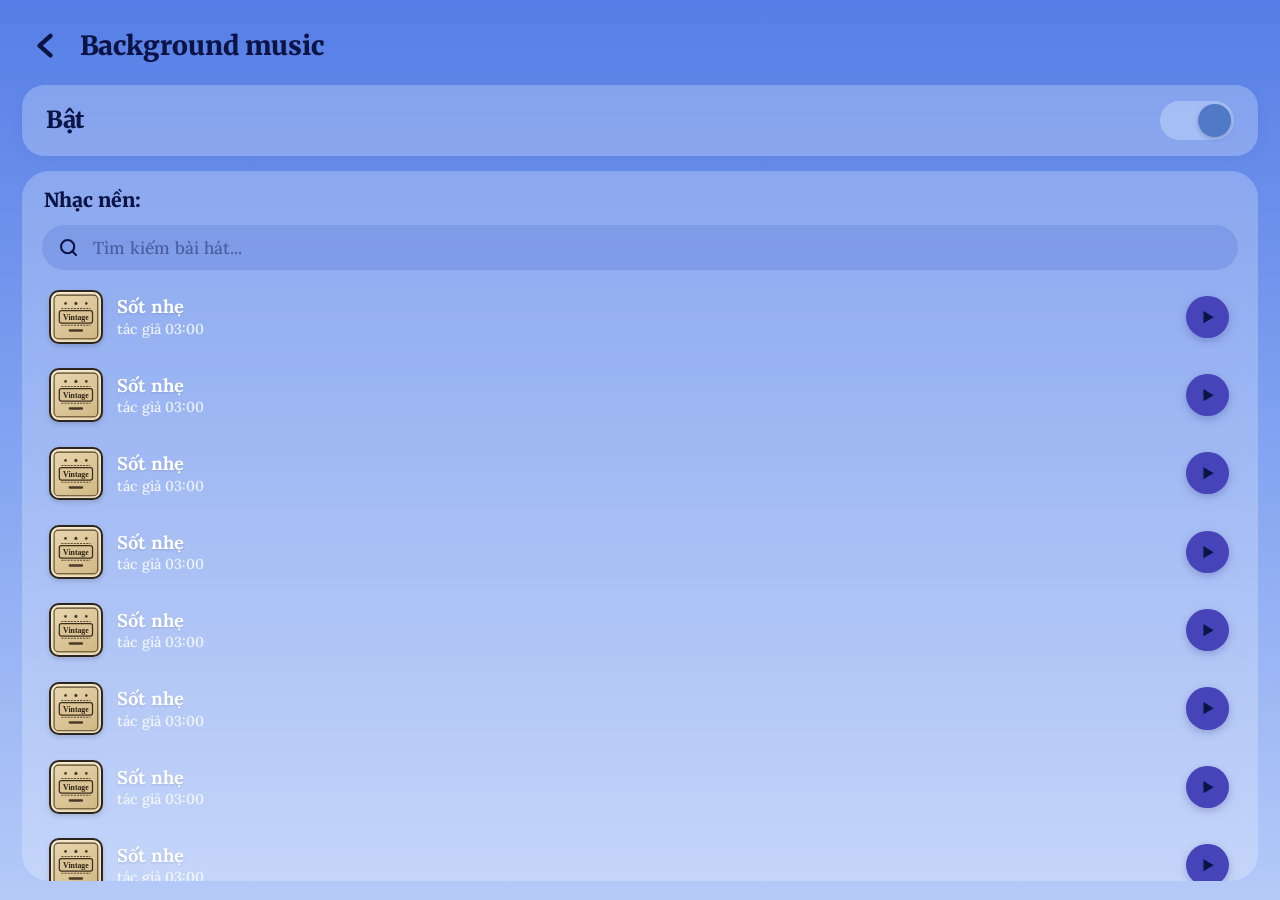
<file: dsgsfhg/game.html>
<!DOCTYPE html>
<html lang="vi">
<head>
  <meta charset="UTF-8">
  <meta name="viewport" content="width=device-width, initial-scale=1.0, maximum-scale=1.0, user-scalable=no">
  <title>Background Music - Game Settings UI</title>
  <!-- Google Fonts: Lora & Merriweather cho phong cách chữ Serif cổ điển giống ảnh mẫu -->
  <link rel="preconnect" href="https://fonts.googleapis.com">
  <link rel="preconnect" href="https://fonts.gstatic.com" crossorigin>
  <link href="https://fonts.googleapis.com/css2?family=Lora:ital,wght@0,500;0,600;0,700;1,600&family=Merriweather:wght@700;900&display=swap" rel="stylesheet">
  <style>
    :root {
      --u: 1vmin; /* Đơn vị tỷ lệ động co giãn theo kích thước màn hình */
      --bg-top: #567ee6;
      --bg-mid: #7ea0f0;
      --bg-bottom: #b5caf8;
      --navy-dark: #0c1446;
      --card-glass: rgba(255, 255, 255, 0.24);
      --search-glass: rgba(88, 118, 212, 0.30);
      --btn-indigo: #4644b8;
      --btn-indigo-active: #2c2a8a;
      --toggle-track-on: rgba(182, 204, 248, 0.65);
      --toggle-knob-on: #5079c6;
      --toggle-track-off: rgba(130, 150, 200, 0.45);
      --toggle-knob-off: #7c91c2;
    }

    * {
      box-sizing: border-box;
      -webkit-tap-highlight-color: transparent;
      user-select: none;
    }

    html, body {
      margin: 0;
      padding: 0;
      width: 100%;
      height: 100dvh;
      overflow: hidden;
      background: linear-gradient(180deg, var(--bg-top) 0%, var(--bg-mid) 45%, var(--bg-bottom) 100%);
      font-family: 'Lora', Georgia, serif;
    }

    /* Khung màn hình game phủ kín và co giãn theo mọi kích thước màn hình */
    .game-screen {
      width: 100%;
      height: 100dvh;
      background: linear-gradient(180deg, var(--bg-top) 0%, var(--bg-mid) 45%, var(--bg-bottom) 100%);
      display: flex;
      flex-direction: column;
      padding: calc(var(--u) * 3.4) calc(var(--u) * 3.8);
      padding-bottom: max(calc(var(--u) * 3.2), env(safe-area-inset-bottom));
      padding-top: max(calc(var(--u) * 3.6), env(safe-area-inset-top));
      gap: calc(var(--u) * 2.6);
      position: relative;
      overflow: hidden;
    }

    /* Font chữ tiêu đề đậm phong cách Slab/Serif giống ảnh */
    .serif-heading {
      font-family: 'Merriweather', 'Lora', serif;
      color: var(--navy-dark);
      letter-spacing: calc(var(--u) * -0.01);
    }

    /* Thanh Header trên cùng */
    .top-header {
      display: flex;
      align-items: center;
      gap: calc(var(--u) * 2.2);
      padding: calc(var(--u) * 0.6) calc(var(--u) * 0.4);
      flex-shrink: 0;
    }

    .back-btn {
      display: flex;
      align-items: center;
      justify-content: center;
      width: calc(var(--u) * 7.2);
      height: calc(var(--u) * 7.2);
      border-radius: calc(var(--u) * 2.2);
      background: transparent;
      border: none;
      cursor: pointer;
      color: var(--navy-dark);
      transition: transform 0.15s ease, background-color 0.2s ease;
      padding: 0;
    }

    .back-btn:active {
      transform: scale(0.88);
      background-color: rgba(255, 255, 255, 0.2);
    }

    .back-btn svg {
      width: calc(var(--u) * 5);
      height: calc(var(--u) * 5);
    }

    .header-title {
      font-size: calc(var(--u) * 4.5);
      font-weight: 900;
      margin: 0;
      line-height: 1.2;
      white-space: nowrap;
    }

    /* Thẻ Bật / Tắt (Master Toggle Card) */
    .toggle-card {
      background: var(--card-glass);
      border-radius: calc(var(--u) * 3.8);
      padding: calc(var(--u) * 2.6) calc(var(--u) * 4);
      display: flex;
      align-items: center;
      justify-content: space-between;
      flex-shrink: 0;
      backdrop-filter: blur(calc(var(--u) * 1.1));
      -webkit-backdrop-filter: blur(calc(var(--u) * 1.1));
      box-shadow: 0 calc(var(--u) * 0.7) calc(var(--u) * 2.6) rgba(20, 40, 100, 0.05);
    }

    .toggle-label {
      font-size: calc(var(--u) * 4);
      font-weight: 900;
      color: var(--navy-dark);
      line-height: 1.2;
      transition: opacity 0.25s ease;
    }

    /* Nút gạt Toggle Switch co giãn theo --u */
    .switch-btn {
      --sw-w: calc(var(--u) * 12.8);
      --sw-h: calc(var(--u) * 6.8);
      --sw-pad: calc(var(--u) * 0.55);
      --knob-size: calc(var(--u) * 5.7);
      position: relative;
      width: var(--sw-w);
      height: var(--sw-h);
      border-radius: 999px;
      background-color: var(--toggle-track-on);
      border: none;
      cursor: pointer;
      padding: var(--sw-pad);
      transition: background-color 0.3s cubic-bezier(0.4, 0, 0.2, 1);
      display: flex;
      align-items: center;
      flex-shrink: 0;
    }

    .switch-btn[aria-checked="false"] {
      background-color: var(--toggle-track-off);
    }

    .switch-knob {
      width: var(--knob-size);
      height: var(--knob-size);
      border-radius: 50%;
      background-color: var(--toggle-knob-on);
      box-shadow: 0 calc(var(--u) * 0.35) calc(var(--u) * 1) rgba(12, 20, 70, 0.22);
      transition: transform 0.3s cubic-bezier(0.34, 1.56, 0.64, 1), background-color 0.3s ease;
      transform: translateX(calc(var(--sw-w) - var(--knob-size) - var(--sw-pad) * 2));
    }

    .switch-btn[aria-checked="false"] .switch-knob {
      transform: translateX(0);
      background-color: var(--toggle-knob-off);
    }

    /* Khung danh sách nhạc nền chính (chiếm phần không gian còn lại) */
    .music-panel {
      flex: 1;
      min-height: 0;
      background: var(--card-glass);
      border-radius: calc(var(--u) * 4.6);
      padding: calc(var(--u) * 3.2) calc(var(--u) * 3.4) 0 calc(var(--u) * 3.4);
      display: flex;
      flex-direction: column;
      backdrop-filter: blur(calc(var(--u) * 1.1));
      -webkit-backdrop-filter: blur(calc(var(--u) * 1.1));
      transition: opacity 0.3s ease, filter 0.3s ease;
    }

    .music-panel.is-muted {
      opacity: 0.62;
    }

    .section-title {
      font-size: calc(var(--u) * 3.3);
      font-weight: 900;
      margin: 0 0 calc(var(--u) * 2.2) calc(var(--u) * 0.4);
      line-height: 1.2;
      flex-shrink: 0;
    }

    /* Thanh tìm kiếm bo tròn */
    .search-box {
      width: 100%;
      height: calc(var(--u) * 7.6);
      background: var(--search-glass);
      border-radius: 999px;
      display: flex;
      align-items: center;
      padding: 0 calc(var(--u) * 2.8);
      gap: calc(var(--u) * 2);
      margin-bottom: calc(var(--u) * 2.4);
      flex-shrink: 0;
      transition: background-color 0.2s ease, box-shadow 0.2s ease;
    }

    .search-box:focus-within {
      background: rgba(88, 118, 212, 0.42);
      box-shadow: 0 0 0 calc(var(--u) * 0.35) rgba(12, 20, 70, 0.25);
    }

    .search-box svg {
      width: calc(var(--u) * 3.6);
      height: calc(var(--u) * 3.6);
      flex-shrink: 0;
    }

    .search-input {
      flex: 1;
      width: 100%;
      background: transparent;
      border: none;
      outline: none;
      color: var(--navy-dark);
      font-family: 'Lora', serif;
      font-size: calc(var(--u) * 2.95);
      font-weight: 600;
      user-select: text;
    }

    .search-input::placeholder {
      color: rgba(12, 20, 70, 0.45);
      font-weight: 500;
    }

    .clear-search-btn {
      background: rgba(12, 20, 70, 0.15);
      border: none;
      color: var(--navy-dark);
      width: calc(var(--u) * 3.8);
      height: calc(var(--u) * 3.8);
      border-radius: 50%;
      font-size: calc(var(--u) * 2.2);
      display: none;
      align-items: center;
      justify-content: center;
      cursor: pointer;
      flex-shrink: 0;
    }

    .clear-search-btn.visible {
      display: flex;
    }

    /* Danh sách bài hát có thanh cuộn mượt */
    .song-list {
      flex: 1;
      overflow-y: auto;
      overflow-x: hidden;
      display: flex;
      flex-direction: column;
      gap: calc(var(--u) * 2.2);
      padding-bottom: calc(var(--u) * 3.4);
      padding-right: calc(var(--u) * 0.4);
      scrollbar-width: none;
      -ms-overflow-style: none;
    }

    .song-list::-webkit-scrollbar {
      display: none;
    }

    /* Từng dòng bài hát */
    .song-item {
      display: flex;
      align-items: center;
      justify-content: space-between;
      gap: calc(var(--u) * 2.4);
      padding: calc(var(--u) * 1) calc(var(--u) * 1.2);
      border-radius: calc(var(--u) * 2.6);
      transition: background-color 0.2s ease, transform 0.15s ease;
    }

    .song-item.is-playing {
      background: rgba(255, 255, 255, 0.22);
      box-shadow: 0 calc(var(--u) * 0.4) calc(var(--u) * 1.8) rgba(70, 68, 184, 0.12);
    }

    /* Ảnh bìa vuông cổ điển màu vàng kem */
    .album-cover {
      width: calc(var(--u) * 9.2);
      height: calc(var(--u) * 9.2);
      border-radius: calc(var(--u) * 1.7);
      flex-shrink: 0;
      background: linear-gradient(145deg, #ead8b1 0%, #cfb682 100%);
      border: calc(var(--u) * 0.36) solid #2d261e;
      box-shadow: inset 0 0 0 calc(var(--u) * 0.28) rgba(255, 248, 230, 0.6), 0 calc(var(--u) * 0.4) calc(var(--u) * 0.9) rgba(0, 0, 0, 0.15);
      display: flex;
      flex-direction: column;
      align-items: center;
      justify-content: center;
      position: relative;
      overflow: hidden;
    }

    /* Thông tin tên bài hát & tác giả */
    .song-info {
      flex: 1;
      min-width: 0;
      display: flex;
      flex-direction: column;
      justify-content: center;
      gap: calc(var(--u) * 0.4);
    }

    .song-title {
      color: #ffffff;
      font-family: 'Lora', serif;
      font-size: calc(var(--u) * 3.15);
      font-weight: 700;
      line-height: 1.25;
      white-space: nowrap;
      overflow: hidden;
      text-overflow: ellipsis;
      text-shadow: 0 calc(var(--u) * 0.2) calc(var(--u) * 0.4) rgba(25, 45, 110, 0.18);
    }

    .song-meta {
      color: rgba(255, 255, 255, 0.85);
      font-family: 'Lora', serif;
      font-size: calc(var(--u) * 2.45);
      font-weight: 500;
      line-height: 1.2;
      display: flex;
      align-items: center;
      gap: calc(var(--u) * 1.2);
    }

    /* Nút Play tròn màu xanh chàm đậm */
    .play-btn {
      width: calc(var(--u) * 7.2);
      height: calc(var(--u) * 7.2);
      border-radius: 50%;
      background-color: var(--btn-indigo);
      border: none;
      flex-shrink: 0;
      display: flex;
      align-items: center;
      justify-content: center;
      cursor: pointer;
      box-shadow: 0 calc(var(--u) * 0.5) calc(var(--u) * 1.4) rgba(30, 28, 110, 0.25);
      transition: transform 0.15s cubic-bezier(0.34, 1.56, 0.64, 1), background-color 0.2s ease;
    }

    .play-btn svg {
      width: calc(var(--u) * 2.8);
      height: calc(var(--u) * 2.8);
    }

    .play-btn:hover {
      background-color: #3b39a3;
    }

    .play-btn:active {
      transform: scale(0.86);
    }

    .play-btn.active {
      background-color: var(--btn-indigo-active);
      box-shadow: 0 0 0 calc(var(--u) * 0.55) rgba(255, 255, 255, 0.45);
    }

    /* Hiệu ứng sóng nhạc nhỏ khi đang phát */
    .equalizer {
      display: inline-flex;
      align-items: flex-end;
      gap: calc(var(--u) * 0.4);
      height: calc(var(--u) * 2);
      margin-left: calc(var(--u) * 0.6);
    }

    .equalizer span {
      width: calc(var(--u) * 0.4);
      background-color: #ffffff;
      border-radius: calc(var(--u) * 0.2);
      animation: eqBounce 0.8s infinite ease-in-out;
    }

    .equalizer span:nth-child(2) {
      animation-delay: 0.2s;
    }

    .equalizer span:nth-child(3) {
      animation-delay: 0.4s;
    }

    @keyframes eqBounce {
      0%, 100% { height: calc(var(--u) * 0.6); }
      50% { height: calc(var(--u) * 2); }
    }

    /* Thông báo Toast nổi trong game */
    .game-toast {
      position: absolute;
      bottom: calc(var(--u) * 4);
      left: 50%;
      transform: translateX(-50%) translateY(calc(var(--u) * 3.5));
      background: rgba(12, 20, 70, 0.9);
      color: #ffffff;
      padding: calc(var(--u) * 1.8) calc(var(--u) * 3.4);
      border-radius: 999px;
      font-size: calc(var(--u) * 2.6);
      font-weight: 600;
      white-space: nowrap;
      opacity: 0;
      pointer-events: none;
      transition: opacity 0.25s ease, transform 0.25s ease;
      z-index: 50;
      box-shadow: 0 calc(var(--u) * 1.4) calc(var(--u) * 3.6) rgba(0, 0, 0, 0.25);
    }

    .game-toast.show {
      opacity: 1;
      transform: translateX(-50%) translateY(0);
    }

    .empty-state {
      text-align: center;
      color: var(--navy-dark);
      opacity: 0.7;
      padding: calc(var(--u) * 4.5) calc(var(--u) * 2.4);
      font-size: calc(var(--u) * 2.9);
      font-weight: 600;
    }
  </style>
</head>
<body>

  <!-- Màn hình chính của Game UI -->
  <main class="game-screen" role="region" aria-label="Cài đặt nhạc nền">
    
    <!-- 1. Thanh tiêu đề & nút quay lại -->
    <header class="top-header">
      <button id="backBtn" class="back-btn" aria-label="Quay lại">
        <svg viewBox="0 0 24 24" fill="none" stroke="#0c1446" stroke-width="3.6" stroke-linecap="round" stroke-linejoin="round">
          <polyline points="16 4 7 12 16 20"></polyline>
        </svg>
      </button>
      <h1 class="serif-heading header-title">Background music</h1>
    </header>

    <!-- 2. Thẻ Bật / Tắt tổng -->
    <section class="toggle-card">
      <span id="toggleStatusText" class="serif-heading toggle-label">Bật</span>
      <button id="masterSwitch" class="switch-btn" role="switch" aria-checked="true" aria-label="Bật hoặc tắt nhạc nền">
        <span class="switch-knob"></span>
      </button>
    </section>

    <!-- 3. Bảng danh sách Nhạc nền -->
    <section id="musicPanel" class="music-panel">
      <h2 class="serif-heading section-title">Nhạc nền:</h2>

      <!-- Thanh tìm kiếm -->
      <div class="search-box">
        <svg viewBox="0 0 24 24" fill="none" stroke="#0c1446" stroke-width="2.4" stroke-linecap="round" stroke-linejoin="round">
          <circle cx="11" cy="11" r="7.5"></circle>
          <line x1="20.5" y1="20.5" x2="16.35" y2="16.35"></line>
        </svg>
        <input 
          id="searchInput" 
          class="search-input" 
          type="text" 
          placeholder="Tìm kiếm bài hát..." 
          autocomplete="off"
          aria-label="Tìm kiếm nhạc nền"
        />
        <button id="clearSearchBtn" class="clear-search-btn" aria-label="Xóa tìm kiếm">✕</button>
      </div>

      <!-- Danh sách các bài hát có thể cuộn -->
      <div id="songListContainer" class="song-list" role="list">
        <!-- Các mục bài hát sẽ được render tự động bằng JS -->
      </div>
    </section>

    <!-- Toast phản hồi trong game -->
    <div id="gameToast" class="game-toast" role="status" aria-live="polite"></div>

  </main>

  <script>
    // Đồng bộ tỷ lệ co giãn --u theo kích thước màn hình
    const REF_W = 360;
    const REF_H = 800;

    function syncScreenRatio() {
      const vw = window.innerWidth;
      const vh = window.visualViewport ? window.visualViewport.height : window.innerHeight;
      const unit = Math.min(vw / REF_W, vh / REF_H) * 5.2;
      document.documentElement.style.setProperty("--u", `${unit.toFixed(4)}px`);
    }

    window.addEventListener("resize", syncScreenRatio);
    window.addEventListener("orientationchange", syncScreenRatio);
    if (window.visualViewport) {
      window.visualViewport.addEventListener("resize", syncScreenRatio);
    }
    syncScreenRatio();

    // Dữ liệu danh sách nhạc nền giống hệt thiết kế mẫu
    const SONGS_DATA = [
      { id: 1, title: "Sốt nhẹ", author: "tác giả", duration: "03:00", baseFreq: 261.63 },
      { id: 2, title: "Sốt nhẹ", author: "tác giả", duration: "03:00", baseFreq: 293.66 },
      { id: 3, title: "Sốt nhẹ", author: "tác giả", duration: "03:00", baseFreq: 329.63 },
      { id: 4, title: "Sốt nhẹ", author: "tác giả", duration: "03:00", baseFreq: 349.23 },
      { id: 5, title: "Sốt nhẹ", author: "tác giả", duration: "03:00", baseFreq: 392.00 },
      { id: 6, title: "Sốt nhẹ", author: "tác giả", duration: "03:00", baseFreq: 440.00 },
      { id: 7, title: "Sốt nhẹ", author: "tác giả", duration: "03:00", baseFreq: 493.88 },
      { id: 8, title: "Sốt nhẹ", author: "tác giả", duration: "03:00", baseFreq: 523.25 },
      { id: 9, title: "Sốt nhẹ", author: "tác giả", duration: "03:00", baseFreq: 261.63 },
      { id: 10, title: "Sốt nhẹ", author: "tác giả", duration: "03:00", baseFreq: 329.63 }
    ];

    let isMusicEnabled = true;
    let currentPlayingId = null;
    let searchQuery = "";
    let toastTimer = null;

    let audioCtx = null;
    let bgmInterval = null;

    function initAudio() {
      if (!audioCtx) {
        const AudioContext = window.AudioContext || window.webkitAudioContext;
        if (AudioContext) {
          audioCtx = new AudioContext();
        }
      }
      if (audioCtx && audioCtx.state === "suspended") {
        audioCtx.resume();
      }
    }

    function playAmbientNote(freq) {
      if (!audioCtx || !isMusicEnabled) return;
      try {
        const now = audioCtx.currentTime;
        const osc = audioCtx.createOscillator();
        const gain = audioCtx.createGain();

        osc.type = "sine";
        osc.frequency.setValueAtTime(freq, now);

        gain.gain.setValueAtTime(0.001, now);
        gain.gain.exponentialRampToValueAtTime(0.06, now + 0.12);
        gain.gain.exponentialRampToValueAtTime(0.0001, now + 1.4);

        osc.connect(gain);
        gain.connect(audioCtx.destination);

        osc.start(now);
        osc.stop(now + 1.45);
      } catch (e) {}
    }

    function startBgmLoop(song) {
      stopBgmLoop();
      if (!isMusicEnabled || !song) return;
      initAudio();

      const scale = [1, 1.25, 1.5, 1.875, 1.5, 1.25];
      let step = 0;
      playAmbientNote(song.baseFreq * scale[0]);

      bgmInterval = setInterval(() => {
        if (!isMusicEnabled || currentPlayingId !== song.id) {
          stopBgmLoop();
          return;
        }
        step = (step + 1) % scale.length;
        playAmbientNote(song.baseFreq * scale[step]);
      }, 950);
    }

    function stopBgmLoop() {
      if (bgmInterval) {
        clearInterval(bgmInterval);
        bgmInterval = null;
      }
    }

    function showToast(message) {
      const toastEl = document.getElementById("gameToast");
      toastEl.textContent = message;
      toastEl.classList.add("show");
      if (toastTimer) clearTimeout(toastTimer);
      toastTimer = setTimeout(() => {
        toastEl.classList.remove("show");
      }, 2000);
    }

    function getVintageAlbumSVG() {
      return `
        <svg width="100%" height="100%" viewBox="0 0 48 48" xmlns="http://www.w3.org/2000/svg">
          <rect x="3" y="3" width="42" height="42" rx="4" fill="none" stroke="#5c4b32" stroke-width="1"/>
          <path d="M10 16 L38 16 M10 32 L38 32" stroke="#5c4b32" stroke-width="1" stroke-dasharray="2 1"/>
          <rect x="8" y="18" width="32" height="12" rx="2" fill="#d9c294" stroke="#3a2e1e" stroke-width="1.2"/>
          <text x="24" y="26.5" font-family="Georgia, serif" font-size="7.5" font-weight="bold" fill="#2c2216" text-anchor="middle">Vintage</text>
          <circle cx="14" cy="11" r="1.3" fill="#4a3c28"/>
          <circle cx="24" cy="11" r="1.5" fill="#4a3c28"/>
          <circle cx="34" cy="11" r="1.3" fill="#4a3c28"/>
          <rect x="17" y="36" width="14" height="2.2" rx="1" fill="#4a3c28"/>
        </svg>
      `;
    }

    function renderSongList() {
      const container = document.getElementById("songListContainer");
      const normalizedQuery = searchQuery.trim().toLowerCase();

      const filteredSongs = SONGS_DATA.filter(song =>
        song.title.toLowerCase().includes(normalizedQuery) ||
        song.author.toLowerCase().includes(normalizedQuery)
      );

      if (filteredSongs.length === 0) {
        container.innerHTML = `<div class="empty-state">Không tìm thấy bài hát phù hợp</div>`;
        return;
      }

      container.innerHTML = filteredSongs.map(song => {
        const isPlaying = isMusicEnabled && currentPlayingId === song.id;
        return `
          <div class="song-item ${isPlaying ? "is-playing" : ""}" role="listitem" data-id="${song.id}">
            <div class="album-cover" aria-hidden="true">
              ${getVintageAlbumSVG()}
            </div>

            <div class="song-info">
              <div class="song-title">${song.title}</div>
              <div class="song-meta">
                <span>${song.author} ${song.duration}</span>
                ${isPlaying ? `
                  <span class="equalizer" aria-hidden="true">
                    <span></span><span></span><span></span>
                  </span>
                ` : ""}
              </div>
            </div>

            <button 
              class="play-btn ${isPlaying ? "active" : ""}" 
              data-play-id="${song.id}"
              aria-label="${isPlaying ? "Tạm dừng" : "Phát"} ${song.title}"
            >
              ${isPlaying ? `
                <svg viewBox="0 0 24 24" fill="#0c1446">
                  <rect x="5" y="4" width="5" height="16" rx="1.5"></rect>
                  <rect x="14" y="4" width="5" height="16" rx="1.5"></rect>
                </svg>
              ` : `
                <svg viewBox="0 0 24 24" fill="#0c1446" style="margin-left: calc(var(--u) * 0.25);">
                  <polygon points="5,3 20,12 5,21"></polygon>
                </svg>
              `}
            </button>
          </div>
        `;
      }).join("");
    }

    const masterSwitch = document.getElementById("masterSwitch");
    const toggleStatusText = document.getElementById("toggleStatusText");
    const musicPanel = document.getElementById("musicPanel");

    masterSwitch.addEventListener("click", () => {
      isMusicEnabled = !isMusicEnabled;
      masterSwitch.setAttribute("aria-checked", String(isMusicEnabled));
      toggleStatusText.textContent = isMusicEnabled ? "Bật" : "Tắt";

      if (isMusicEnabled) {
        musicPanel.classList.remove("is-muted");
        showToast("Đã bật nhạc nền");
        if (currentPlayingId !== null) {
          const song = SONGS_DATA.find(s => s.id === currentPlayingId);
          startBgmLoop(song);
        }
      } else {
        musicPanel.classList.add("is-muted");
        stopBgmLoop();
        showToast("Đã tắt nhạc nền");
      }
      renderSongList();
    });

    document.getElementById("songListContainer").addEventListener("click", (e) => {
      const btn = e.target.closest("[data-play-id]");
      if (!btn) return;

      const songId = Number(btn.getAttribute("data-play-id"));
      const song = SONGS_DATA.find(s => s.id === songId);
      if (!song) return;

      if (!isMusicEnabled) {
        isMusicEnabled = true;
        masterSwitch.setAttribute("aria-checked", "true");
        toggleStatusText.textContent = "Bật";
        musicPanel.classList.remove("is-muted");
      }

      if (currentPlayingId === songId) {
        currentPlayingId = null;
        stopBgmLoop();
        showToast(`Đã dừng: ${song.title}`);
      } else {
        currentPlayingId = songId;
        startBgmLoop(song);
        showToast(`Đang phát: ${song.title} #${song.id}`);
      }
      renderSongList();
    });

    const searchInput = document.getElementById("searchInput");
    const clearSearchBtn = document.getElementById("clearSearchBtn");

    searchInput.addEventListener("input", (e) => {
      searchQuery = e.target.value;
      clearSearchBtn.classList.toggle("visible", searchQuery.length > 0);
      renderSongList();
    });

    clearSearchBtn.addEventListener("click", () => {
      searchQuery = "";
      searchInput.value = "";
      clearSearchBtn.classList.remove("visible");
      searchInput.focus();
      renderSongList();
    });

    document.getElementById("backBtn").addEventListener("click", () => {
      showToast("Quay lại màn hình cài đặt chính");
    });

    renderSongList();
  </script>
</body>
</html>
</file>
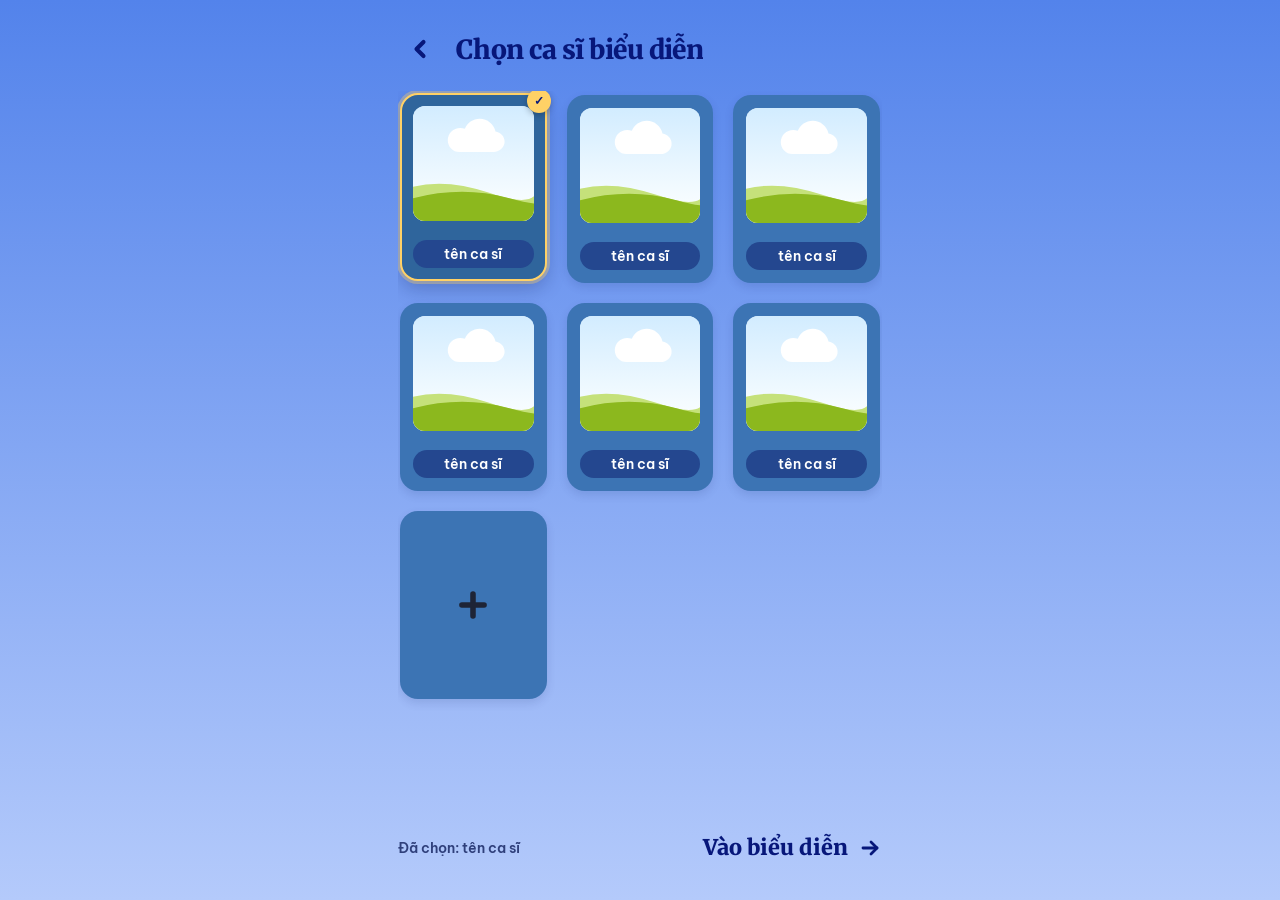
<file: dsgsfhg/index2.html>
<!DOCTYPE html>
<html lang="vi">
<head>
    <meta charset="UTF-8">
    <meta name="viewport" content="width=device-width, initial-scale=1.0, maximum-scale=1.0, user-scalable=no, viewport-fit=cover">
    <title>Chọn Ca Sĩ Biểu Diễn</title>
    <!-- Tải Google Fonts: Merriweather (font có chân cho tiêu đề) & Be Vietnam Pro (font không chân sắc nét cho tiếng Việt) -->
    <link rel="preconnect" href="https://fonts.googleapis.com">
    <link rel="preconnect" href="https://fonts.gstatic.com" crossorigin>
    <link href="https://fonts.googleapis.com/css2?family=Be+Vietnam+Pro:wght@500;600;700&family=Merriweather:wght@700;900&display=swap" rel="stylesheet">
    
    <style>
        /* Reset & Thiết lập biến màu chuẩn theo thiết kế */
        :root {
            --bg-top: #5383eb;
            --bg-bottom: #b4cafb;
            --text-navy: #07177a;
            --card-bg: #3c74b4;
            --card-bg-hover: #33679c;
            --pill-bg: #24478f;
            --selected-glow: #ffd166;
            --plus-color: #1e2436;
            
            /* Khoảng cách co dãn thông minh theo màn hình (clamp) */
            --pad-x: clamp(14px, 4.5vw, 28px);
            --pad-y: clamp(16px, 3dvh, 32px);
            --grid-gap: clamp(10px, 3.2vw, 20px);
            --card-radius: clamp(12px, 3.5vw, 18px);
        }

        * {
            box-sizing: border-box;
            margin: 0;
            padding: 0;
            -webkit-tap-highlight-color: transparent;
            user-select: none;
        }

        html, body {
            width: 100vw;
            height: 100dvh;
            overflow: hidden;
            font-family: 'Be Vietnam Pro', sans-serif;
            background: linear-gradient(180deg, var(--bg-top) 0%, var(--bg-bottom) 100%);
            color: var(--text-navy);
        }

        /* Khung bao toàn màn hình hỗ trợ tai thỏ / thanh điều hướng (safe-area-inset) */
        .game-screen {
            width: 100%;
            height: 100dvh;
            max-width: 540px; /* Giữ tỷ lệ chuẩn mobile nếu mở trên tablet/PC */
            margin: 0 auto;
            display: flex;
            flex-direction: column;
            justify-content: space-between;
            padding-top: calc(var(--pad-y) + env(safe-area-inset-top, 0px));
            padding-bottom: calc(var(--pad-y) + env(safe-area-inset-bottom, 0px));
            padding-left: calc(var(--pad-x) + env(safe-area-inset-left, 0px));
            padding-right: calc(var(--pad-x) + env(safe-area-inset-right, 0px));
        }

        /* ================= HEADER ================= */
        .header {
            display: flex;
            align-items: center;
            gap: clamp(8px, 2.5vw, 14px);
            flex-shrink: 0;
            padding-bottom: clamp(12px, 2.2dvh, 22px);
        }

        .btn-back {
            background: transparent;
            border: none;
            color: var(--text-navy);
            display: flex;
            align-items: center;
            justify-content: center;
            width: clamp(34px, 9vw, 44px);
            height: clamp(34px, 9vw, 44px);
            border-radius: 50%;
            cursor: pointer;
            transition: transform 0.15s ease, background-color 0.2s ease;
            flex-shrink: 0;
        }

        .btn-back:active {
            transform: scale(0.88);
            background-color: rgba(11, 25, 87, 0.1);
        }

        .btn-back svg {
            width: clamp(22px, 6vw, 28px);
            height: clamp(22px, 6vw, 28px);
            stroke-width: 3.5;
        }

        .header-title {
            font-family: 'Merriweather', serif;
            font-weight: 900;
            font-size: clamp(1.15rem, 5.2vw, 1.65rem);
            color: var(--text-navy);
            letter-spacing: -0.02em;
            line-height: 1.25;
            white-space: nowrap;
            overflow: hidden;
            text-overflow: ellipsis;
        }

        /* ================= LƯỚI CHỌN 3 CỘT ================= */
        .grid-wrapper {
            flex: 1;
            overflow-y: auto;
            overflow-x: hidden;
            padding: 4px 2px 12px 2px;
            /* Ẩn thanh cuộn nhưng vẫn cho phép cuộn mượt nếu thêm nhiều thẻ */
            scrollbar-width: none;
            -ms-overflow-style: none;
        }

        .grid-wrapper::-webkit-scrollbar {
            display: none;
        }

        .singer-grid {
            display: grid;
            grid-template-columns: repeat(3, 1fr);
            gap: var(--grid-gap);
            width: 100%;
            align-content: start;
        }

        /* Thẻ ca sĩ */
        .singer-card {
            background-color: var(--card-bg);
            border-radius: var(--card-radius);
            padding: clamp(7px, 2vw, 11px);
            display: flex;
            flex-direction: column;
            align-items: center;
            justify-content: space-between;
            aspect-ratio: 0.78 / 1; /* Tỷ lệ khung thẻ chuẩn như ảnh mẫu */
            cursor: pointer;
            position: relative;
            border: 2.5px solid transparent;
            box-shadow: 0 4px 10px rgba(11, 25, 87, 0.12);
            transition: transform 0.18s cubic-bezier(0.34, 1.56, 0.64, 1), 
                        border-color 0.2s ease, 
                        box-shadow 0.2s ease,
                        background-color 0.2s ease;
        }

        .singer-card:active {
            transform: scale(0.95);
        }

        /* Hiệu ứng khi thẻ được chọn */
        .singer-card.selected {
            border-color: var(--selected-glow);
            background-color: #2f659c;
            box-shadow: 0 0 0 3px rgba(255, 209, 102, 0.35), 0 8px 18px rgba(11, 25, 87, 0.25);
            transform: translateY(-2px);
        }

        /* Huy hiệu tick nhỏ khi được chọn */
        .selected-badge {
            position: absolute;
            top: -6px;
            right: -6px;
            width: clamp(20px, 5.5vw, 24px);
            height: clamp(20px, 5.5vw, 24px);
            background-color: var(--selected-glow);
            color: var(--text-navy);
            border-radius: 50%;
            display: flex;
            align-items: center;
            justify-content: center;
            font-weight: 800;
            font-size: 12px;
            box-shadow: 0 2px 6px rgba(0,0,0,0.25);
            opacity: 0;
            transform: scale(0.5);
            transition: all 0.2s cubic-bezier(0.34, 1.56, 0.64, 1);
            z-index: 2;
        }

        .singer-card.selected .selected-badge {
            opacity: 1;
            transform: scale(1);
        }

        /* Khung ảnh đại diện bên trong thẻ */
        .avatar-frame {
            width: 100%;
            aspect-ratio: 1.05 / 1;
            border-radius: clamp(8px, 2.2vw, 12px);
            overflow: hidden;
            background: linear-gradient(180deg, #dff3ff 0%, #ffffff 100%);
            position: relative;
            display: flex;
            align-items: center;
            justify-content: center;
            box-shadow: inset 0 1px 3px rgba(0, 0, 0, 0.08);
        }

        .avatar-frame img,
        .avatar-frame svg {
            width: 100%;
            height: 100%;
            object-fit: cover;
            display: block;
        }

        /* Nhãn viên thuốc (pill) chứa tên ca sĩ - Chỉ hiển thị, khóa tương tác sửa */
        .name-pill {
            width: 100%;
            background-color: var(--pill-bg);
            color: #ffffff;
            border-radius: 999px;
            padding: clamp(4px, 1.1dvh, 6px) clamp(6px, 1.8vw, 10px);
            margin-top: clamp(6px, 1.4dvh, 9px);
            text-align: center;
            font-size: clamp(0.68rem, 2.8vw, 0.85rem);
            font-weight: 600;
            line-height: 1.2;
            white-space: nowrap;
            overflow: hidden;
            text-overflow: ellipsis;
            pointer-events: none; /* Khóa click trực tiếp vào nhãn tên */
        }

        /* Thẻ dấu '+' thêm ca sĩ */
        .add-card {
            justify-content: center;
            align-items: center;
            background-color: var(--card-bg);
        }

        .add-card:hover {
            background-color: var(--card-bg-hover);
        }

        .plus-icon {
            width: clamp(28px, 8vw, 38px);
            height: clamp(28px, 8vw, 38px);
            color: var(--plus-color);
            transition: transform 0.2s ease;
        }

        .add-card:active .plus-icon {
            transform: rotate(90deg) scale(0.9);
        }

        /* ================= FOOTER ================= */
        .footer {
            display: flex;
            align-items: center;
            justify-content: space-between;
            padding-top: clamp(10px, 2dvh, 18px);
            flex-shrink: 0;
        }

        .selection-hint {
            font-size: clamp(0.75rem, 3vw, 0.88rem);
            color: rgba(11, 25, 87, 0.78);
            font-weight: 600;
        }

        .btn-proceed {
            background: transparent;
            border: none;
            color: var(--text-navy);
            font-family: 'Merriweather', serif;
            font-weight: 900;
            font-size: clamp(1.05rem, 4.5vw, 1.35rem);
            display: inline-flex;
            align-items: center;
            gap: clamp(6px, 2vw, 10px);
            padding: clamp(8px, 1.8dvh, 12px) clamp(10px, 2.5vw, 16px);
            margin-right: calc(clamp(10px, 2.5vw, 16px) * -1);
            border-radius: 12px;
            cursor: pointer;
            transition: transform 0.15s ease, background-color 0.2s ease, opacity 0.2s ease;
        }

        .btn-proceed:active {
            transform: scale(0.94);
            background-color: rgba(11, 25, 87, 0.1);
        }

        .btn-proceed svg {
            width: clamp(20px, 5vw, 24px);
            height: clamp(20px, 5vw, 24px);
            stroke-width: 2.8;
            transition: transform 0.2s ease;
        }

        .btn-proceed:hover svg {
            transform: translateX(4px);
        }

        /* Toast thông báo nhỏ gọn thay thế alert() */
        .toast {
            position: fixed;
            top: calc(16px + env(safe-area-inset-top, 0px));
            left: 50%;
            transform: translateX(-50%) translateY(-20px);
            background: var(--text-navy);
            color: #ffffff;
            padding: 10px 18px;
            border-radius: 999px;
            font-size: 0.85rem;
            font-weight: 600;
            box-shadow: 0 8px 20px rgba(7, 23, 122, 0.3);
            opacity: 0;
            pointer-events: none;
            transition: all 0.25s ease;
            z-index: 60;
            white-space: nowrap;
        }

        .toast.show {
            opacity: 1;
            transform: translateX(-50%) translateY(0);
        }

        /* Tinh chỉnh riêng cho các màn hình siêu nhỏ (chiều cao < 600px) */
        @media (max-height: 600px) {
            :root {
                --pad-y: 10px;
                --grid-gap: 8px;
            }
            .header {
                padding-bottom: 8px;
            }
            .singer-card {
                aspect-ratio: 0.85 / 1;
                padding: 5px;
            }
            .name-pill {
                margin-top: 4px;
                padding: 3px 6px;
            }
        }
    </style>
</head>
<body>

    <main class="game-screen">
        <!-- Phần Header trên cùng -->
        <header class="header">
            <button type="button" class="btn-back" id="btnBack" aria-label="Quay lại">
                <svg viewBox="0 0 24 24" fill="none" stroke="currentColor" stroke-linecap="round" stroke-linejoin="round">
                    <polyline points="15 18 9 12 15 6"></polyline>
                </svg>
            </button>
            <h1 class="header-title">Chọn ca sĩ biểu diễn</h1>
        </header>

        <!-- Phần Lưới 3 cột danh sách ca sĩ -->
        <section class="grid-wrapper">
            <div class="singer-grid" id="singerGrid">
                <!-- Các thẻ ca sĩ và thẻ dấu '+' sẽ được render tự động qua JS -->
            </div>
        </section>

        <!-- Phần Footer dưới cùng -->
        <footer class="footer">
            <span class="selection-hint" id="selectionHint">Chạm thẻ để chọn</span>
            <button type="button" class="btn-proceed" id="btnProceed">
                <span>Vào biểu diễn</span>
                <svg viewBox="0 0 24 24" fill="none" stroke="currentColor" stroke-linecap="round" stroke-linejoin="round">
                    <line x1="5" y1="12" x2="19" y2="12"></line>
                    <polyline points="13 6 19 12 13 18"></polyline>
                </svg>
            </button>
        </footer>
    </main>

    <!-- Thông báo Toast -->
    <div class="toast" id="toastMessage"></div>

    <script>
        /* =====================================================================
         * KHU VỰC CẤU HÌNH DÀNH CHO ADMIN (CHỈ SỬA TÊN & ẢNH TẠI ĐÂY)
         * - id: Mã định danh duy nhất của ca sĩ (không trùng nhau)
         * - name: Tên ca sĩ hiển thị trên thẻ (Player không thể tự sửa)
         * - image: Đường dẫn URL ảnh đại diện (để null sẽ hiện ảnh mặc định)
         * ===================================================================== */
        const SINGERS_CONFIG = [
            { id: 1, name: 'tên ca sĩ', image: null },
            { id: 2, name: 'tên ca sĩ', image: null },
            { id: 3, name: 'tên ca sĩ', image: null },
            { id: 4, name: 'tên ca sĩ', image: null },
            { id: 5, name: 'tên ca sĩ', image: null },
            { id: 6, name: 'tên ca sĩ', image: null }
        ];

        // SVG minh họa phong cảnh đồi xanh & mây trắng giống hệt placeholder trong ảnh mẫu
        const DEFAULT_PLACEHOLDER_SVG = `
            <svg viewBox="0 0 200 180" xmlns="http://www.w3.org/2000/svg" preserveAspectRatio="xMidYMid slice">
                <defs>
                    <linearGradient id="skyGrad" x1="0" y1="0" x2="0" y2="1">
                        <stop offset="0%" stop-color="#d2ecff"/>
                        <stop offset="75%" stop-color="#f4fbff"/>
                        <stop offset="100%" stop-color="#ffffff"/>
                    </linearGradient>
                </defs>
                <rect width="200" height="180" fill="url(#skyGrad)"/>
                <!-- Đám mây trắng -->
                <path d="M68 72h64c9.5 0 17-7.2 17-16.2 0-8.2-6.2-15-14.3-16-2.5-11.2-12.5-19.8-24.7-19.8-10.6 0-19.6 6.5-23.3 15.8-2.2-.8-4.6-1.3-7.2-1.3-10.8 0-19.5 8.5-19.5 19 0 10.3 8.1 18.5 18 18.5z" fill="#ffffff"/>
                <!-- Đồi cỏ xanh nhạt phía sau -->
                <path d="M0 128 Q 55 112, 125 136 T 200 132 L 200 180 L 0 180 Z" fill="#c5e17a"/>
                <!-- Đồi cỏ xanh đậm phía trước -->
                <path d="M0 146 Q 80 124, 155 144 T 200 140 L 200 180 L 0 180 Z" fill="#8cb81e"/>
            </svg>
        `;

        let selectedSingerId = SINGERS_CONFIG.length > 0 ? SINGERS_CONFIG[0].id : null;
        let toastTimer = null;

        const gridEl = document.getElementById('singerGrid');
        const selectionHintEl = document.getElementById('selectionHint');
        const toastEl = document.getElementById('toastMessage');

        // Hiển thị thông báo nhanh
        function showToast(msg) {
            toastEl.textContent = msg;
            toastEl.classList.add('show');
            clearTimeout(toastTimer);
            toastTimer = setTimeout(() => {
                toastEl.classList.remove('show');
            }, 2200);
        }

        // Cập nhật dòng trạng thái ở footer
        function updateSelectionHint() {
            const selected = SINGERS_CONFIG.find(s => s.id === selectedSingerId);
            if (selected) {
                selectionHintEl.textContent = `Đã chọn: ${selected.name}`;
            } else {
                selectionHintEl.textContent = 'Chạm thẻ để chọn';
            }
        }

        // Render toàn bộ lưới 3 cột từ SINGERS_CONFIG
        function renderGrid() {
            gridEl.innerHTML = '';

            SINGERS_CONFIG.forEach(singer => {
                const isSelected = singer.id === selectedSingerId;
                const card = document.createElement('div');
                card.className = `singer-card ${isSelected ? 'selected' : ''}`;
                
                // Nội dung khung ảnh (URL ảnh do admin cấu hình hoặc SVG mặc định)
                const avatarContent = singer.image 
                    ? `<img src="${singer.image}" alt="${singer.name}">`
                    : DEFAULT_PLACEHOLDER_SVG;

                card.innerHTML = `
                    <div class="selected-badge">✓</div>
                    <div class="avatar-frame">
                        ${avatarContent}
                    </div>
                    <div class="name-pill">${singer.name}</div>
                `;

                // Player chỉ có quyền chạm để chọn thẻ ca sĩ
                card.addEventListener('click', () => {
                    selectedSingerId = singer.id;
                    renderGrid();
                    updateSelectionHint();
                });

                gridEl.appendChild(card);
            });

            // Thẻ dấu '+' ở cuối lưới (ô mở khóa thêm ca sĩ)
            const addCard = document.createElement('div');
            addCard.className = 'singer-card add-card';
            addCard.setAttribute('role', 'button');
            addCard.setAttribute('aria-label', 'Mở khóa thêm ca sĩ');
            addCard.innerHTML = `
                <svg class="plus-icon" viewBox="0 0 24 24" fill="none" stroke="currentColor" stroke-width="3.5" stroke-linecap="round">
                    <line x1="12" y1="5" x2="12" y2="19"></line>
                    <line x1="5" y1="12" x2="19" y2="12"></line>
                </svg>
            `;

            addCard.addEventListener('click', () => {
                showToast('Chức năng mở khóa thêm ca sĩ!');
            });

            gridEl.appendChild(addCard);
        }

        // Nút Quay lại '<'
        document.getElementById('btnBack').addEventListener('click', () => {
            showToast('Quay lại màn hình trước');
        });

        // Nút 'Vào biểu diễn →'
        document.getElementById('btnProceed').addEventListener('click', () => {
            const selected = SINGERS_CONFIG.find(s => s.id === selectedSingerId);
            if (!selected) {
                showToast('Vui lòng chọn một ca sĩ trước!');
                return;
            }
            showToast(`Bắt đầu biểu diễn với "${selected.name}"!`);
        });

        // Khởi tạo giao diện ban đầu
        renderGrid();
        updateSelectionHint();
    </script>
</body>
</html>
</file>
